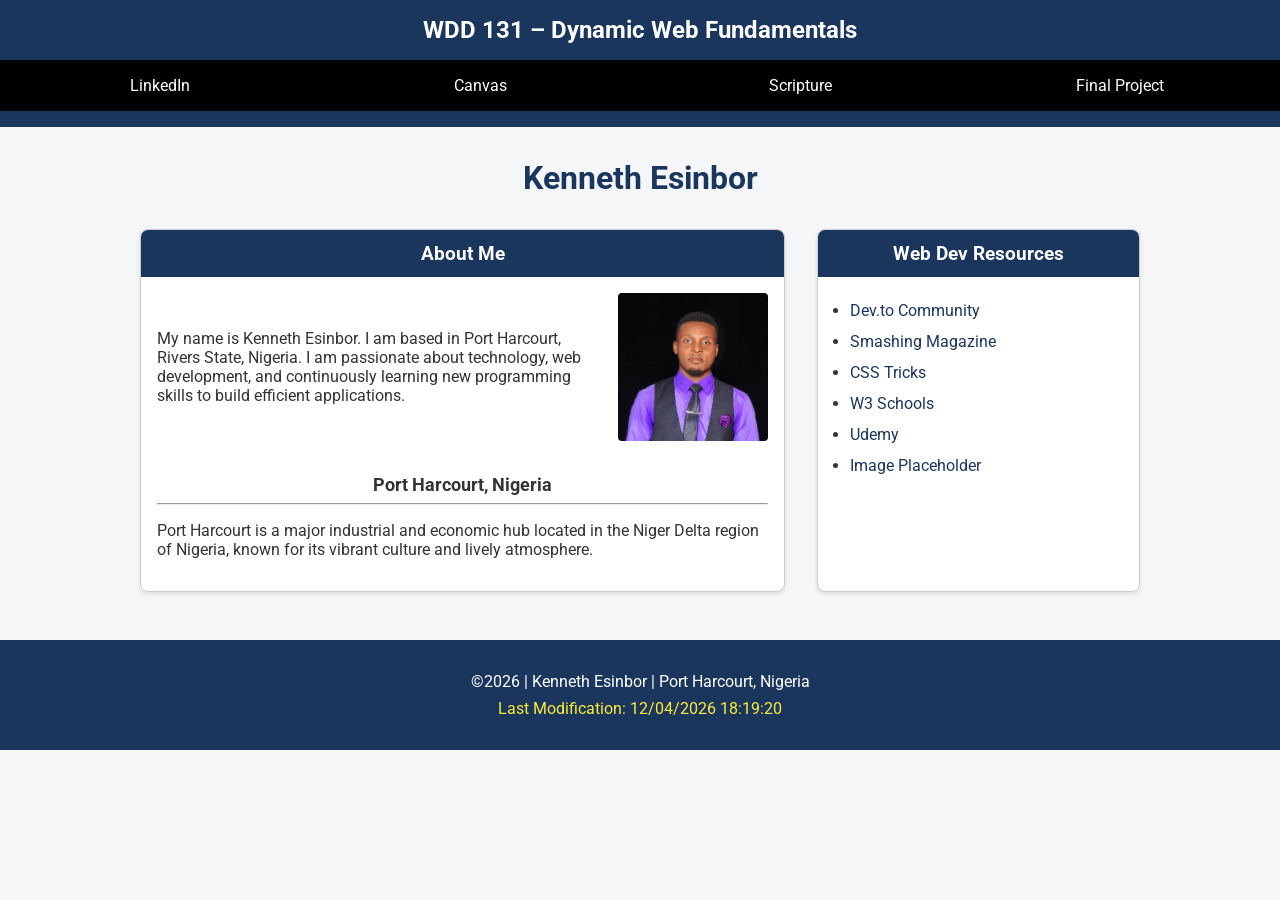
<file: index.html>
<!DOCTYPE html>
<html lang="en">
<head>
    <meta charset="UTF-8">
    <meta name="viewport" content="width=device-width, initial-scale=1.0">
    <title>WDD 131 – Dynamic Web Fundamentals – Kenneth Esinbor</title>
    <meta name="description" content="WDD 131 – Dynamic Web Fundamentals, Kenneth Esinbor, web development portfolio, HTML, CSS, JavaScript">
    <meta name="author" content="Kenneth Esinbor">
    <link rel="preconnect" href="https://fonts.googleapis.com">
    <link rel="preconnect" href="https://fonts.gstatic.com" crossorigin>
    <link href="https://fonts.googleapis.com/css2?family=Roboto:wght@400;700&display=swap" rel="stylesheet">
    <link rel="stylesheet" href="styles/base.css">
    <script src="scripts/getdates.js" defer></script>
</head>
<body>
    <header>
        <span id="course-title">WDD 131 – Dynamic Web Fundamentals</span>
        <nav>
            <ul>
                <li><a href="https://www.linkedin.com/in/kenneth-esinbor-880628332/" target="_blank">LinkedIn</a></li>
                <li><a href="https://byupw.instructure.com/" target="_blank">Canvas</a></li>
                <li><a href="https://www.churchofjesuschrist.org/study/scriptures/bofm/1-ne/3?lang=eng&id=p7#p7" target="_blank">Scripture</a></li>
                <li><a href="#" target="_blank">Final Project</a></li>
            </ul>
        </nav>
    </header>

    <main>
        <h1>Kenneth Esinbor</h1>
        
        <div class="card-grid">
            <section class="card">
                <h2>About Me</h2>
                <div class="about-content">
                    <p>My name is Kenneth Esinbor. I am based in Port Harcourt, Rivers State, Nigeria. I am passionate about technology, web development, and continuously learning new programming skills to build efficient applications.</p>
                    <img src="images/profile.jpg" alt="Kenneth Esinbor portrait">
                </div>
                <div class="location-section">
                    <h3>Port Harcourt, Nigeria</h3>
                    <hr>
                    <p>Port Harcourt is a major industrial and economic hub located in the Niger Delta region of Nigeria, known for its vibrant culture and lively atmosphere.</p>
                </div>
            </section>

            <section class="card">
                <h2>Web Dev Resources</h2>
                <ul class="resources-list">
                    <li><a href="https://dev.to" target="_blank">Dev.to Community</a></li>
                    <li><a href="https://www.smashingmagazine.com" target="_blank">Smashing Magazine</a></li>
                    <li><a href="https://css-tricks.com" target="_blank">CSS Tricks</a></li>
                    <li><a href="https://www.w3schools.com" target="_blank">W3 Schools</a></li>
                    <li><a href="https://www.udemy.com" target="_blank">Udemy</a></li>
                    <li><a href="https://placeholder.com" target="_blank">Image Placeholder</a></li>
                </ul>
            </section>
        </div>
    </main>

    <footer>
        <p>&copy;<span id="currentyear"></span> | Kenneth Esinbor | Port Harcourt, Nigeria</p>
        <p id="lastModified"></p>
    </footer>
</body>
</html>
</file>
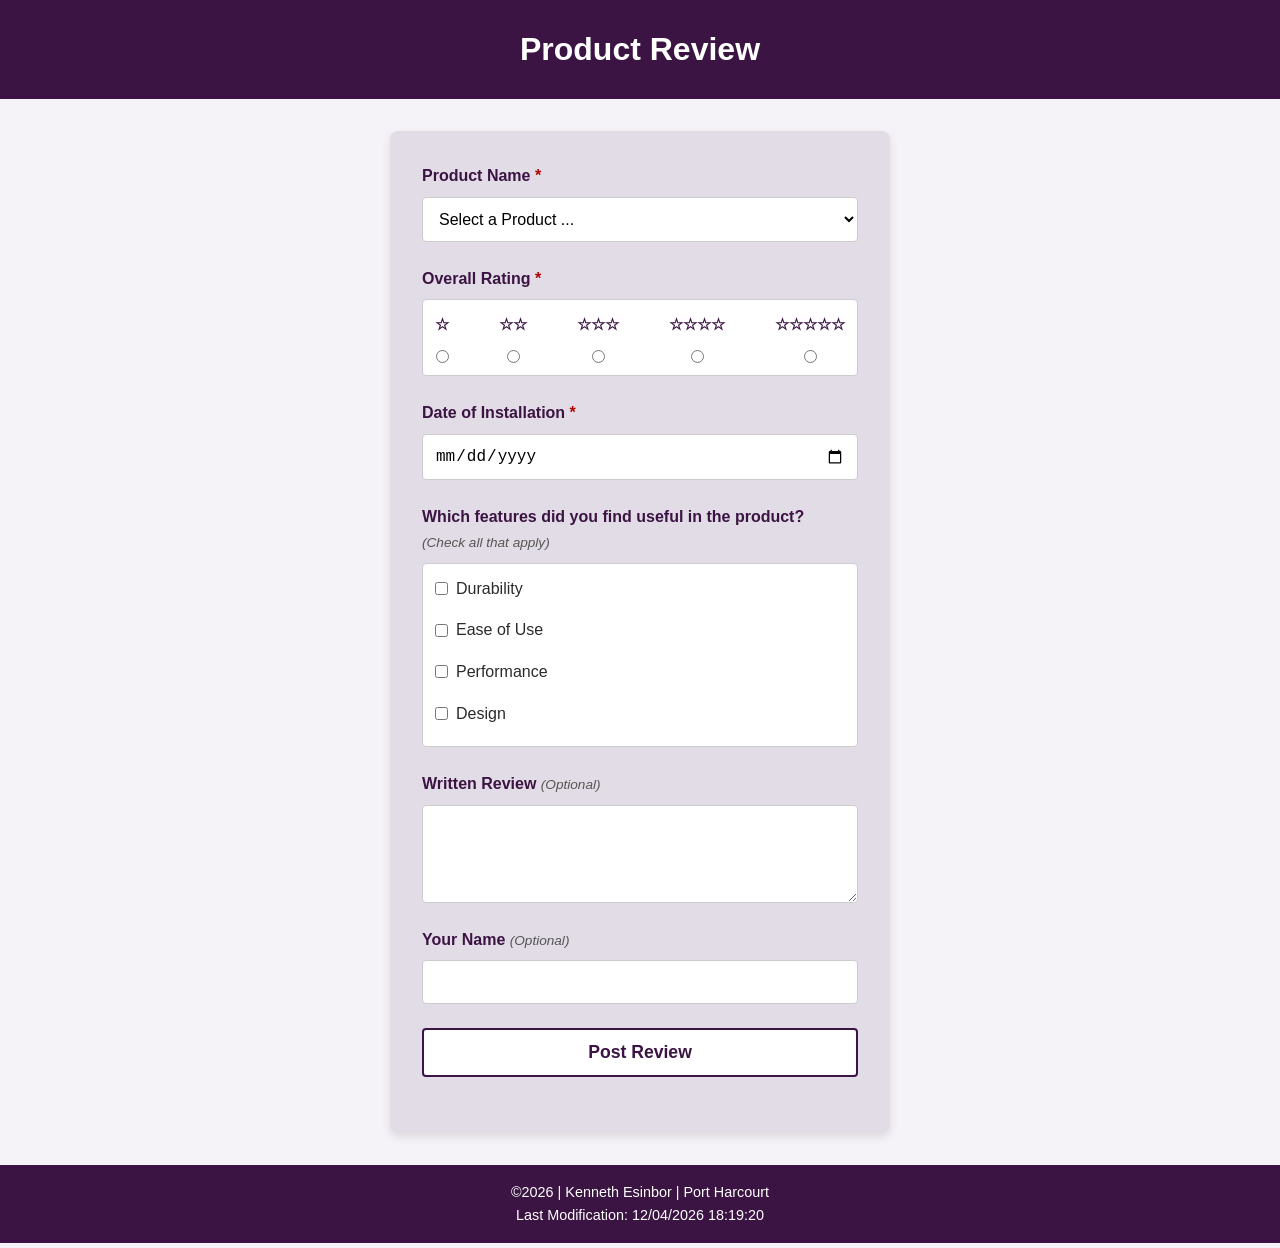
<file: form.html>
<!DOCTYPE html>
<html lang="en">
<head>
    <meta charset="UTF-8">
    <meta name="viewport" content="width=device-width, initial-scale=1.0">
    <title>Product Review Form</title>
    <meta name="description" content="Complete this product review form to share your feedback, ratings, installation date, and useful feature selections for our products.">
    <meta name="author" content="Kenneth Esinbor">
    <link rel="stylesheet" href="styles/form.css">
    <script src="scripts/form.js" defer></script>
</head>
<body>
    <header>
        <h1>Product Review</h1>
    </header>

    <main>
        <form method="get" action="review.html" class="review-form">
            
            <!-- Product Name -->
            <div class="field">
                <label for="productName">Product Name <span class="required">*</span></label>
                <select id="productName" name="productName" required>
                    <option value="" disabled selected>Select a Product ...</option>
                </select>
            </div>

            <!-- Overall Rating -->
            <fieldset class="field rating-field">
                <legend>Overall Rating <span class="required">*</span></legend>
                <div class="stars-container">
                    <div class="star-group">
                        <label for="star1">&#9734;</label>
                        <input type="radio" id="star1" name="rating" value="1" required>
                    </div>
                    <div class="star-group">
                        <label for="star2">&#9734;&#9734;</label>
                        <input type="radio" id="star2" name="rating" value="2" required>
                    </div>
                    <div class="star-group">
                        <label for="star3">&#9734;&#9734;&#9734;</label>
                        <input type="radio" id="star3" name="rating" value="3" required>
                    </div>
                    <div class="star-group">
                        <label for="star4">&#9734;&#9734;&#9734;&#9734;</label>
                        <input type="radio" id="star4" name="rating" value="4" required>
                    </div>
                    <div class="star-group">
                        <label for="star5">&#9734;&#9734;&#9734;&#9734;&#9734;</label>
                        <input type="radio" id="star5" name="rating" value="5" required>
                    </div>
                </div>
            </fieldset>

            <!-- Date of Installation -->
            <div class="field">
                <label for="installDate">Date of Installation <span class="required">*</span></label>
                <input type="date" id="installDate" name="installDate" required>
            </div>

            <!-- Useful Features -->
            <fieldset class="field">
                <legend>Which features did you find useful in the product? <br><span class="subtext">(Check all that apply)</span></legend>
                <div class="checkbox-group">
                    <label for="feature-durability">
                        <input type="checkbox" id="feature-durability" name="features" value="durability"> Durability
                    </label>
                    <label for="feature-ease">
                        <input type="checkbox" id="feature-ease" name="features" value="easeOfUse"> Ease of Use
                    </label>
                    <label for="feature-perf">
                        <input type="checkbox" id="feature-perf" name="features" value="performance"> Performance
                    </label>
                    <label for="feature-design">
                        <input type="checkbox" id="feature-design" name="features" value="design"> Design
                    </label>
                </div>
            </fieldset>

            <!-- Written Review -->
            <div class="field">
                <label for="writtenReview">Written Review <span class="optional">(Optional)</span></label>
                <textarea id="writtenReview" name="writtenReview" rows="4"></textarea>
            </div>

            <!-- User Name -->
            <div class="field">
                <label for="userName">Your Name <span class="optional">(Optional)</span></label>
                <input type="text" id="userName" name="userName">
            </div>

            <!-- Submit Button -->
            <div class="field submit-btn-container">
                <input type="submit" value="Post Review">
            </div>

        </form>
    </main>

    <footer>
        <p>&copy;<span id="currentyear"></span> | Kenneth Esinbor | Port Harcourt</p>
        <p id="lastModified"></p>
    </footer>
</body>
</html>
</file>
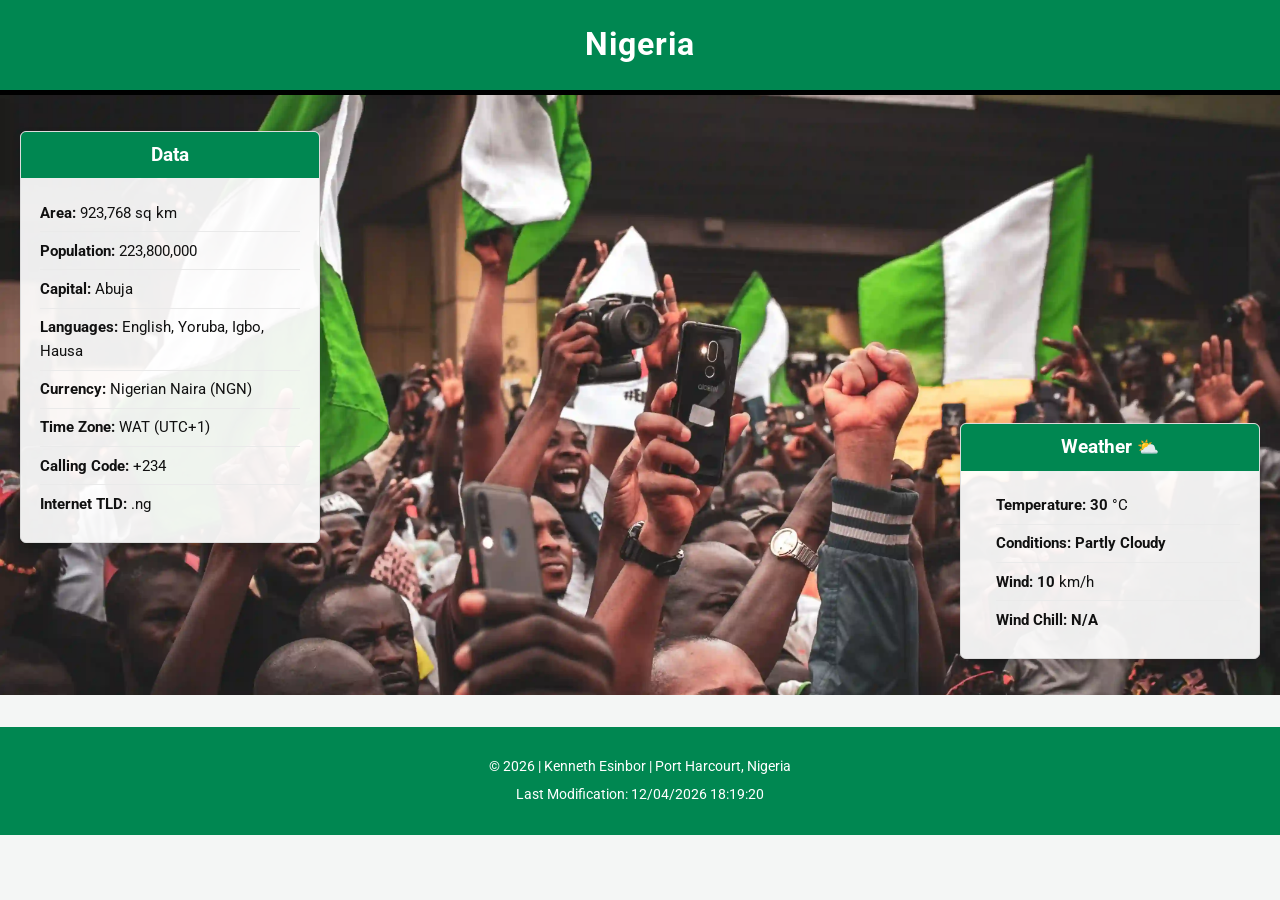
<file: place.html>
<!DOCTYPE html>
<html lang="en">
<head>
    <meta charset="UTF-8">
    <meta name="viewport" content="width=device-width, initial-scale=1.0">
    <title>WDD 131 - Country Page: Nigeria - Kenneth Esinbor</title>
    <meta name="description" content="W03 Assignment Country Page exploring Nigeria, featuring responsive layout, data, weather stats, and wind chill calculations.">
    <meta name="author" content="Kenneth Esinbor">
    
    <!-- Here for the Google Fonts -->
    <link rel="preconnect" href="https://fonts.googleapis.com">
    <link rel="preconnect" href="https://fonts.gstatic.com" crossorigin>
    <link href="https://fonts.googleapis.com/css2?family=Roboto:wght@300;400;700&display=swap" rel="stylesheet">
    
    <!-- this for the custom CSS -->
    <link rel="stylesheet" href="styles/place.css">
    
    <!-- this for the JavaScript with defer -->
    <script src="scripts/place.js" defer></script>
</head>
<body>
    <header>
        <h1>Nigeria</h1>
    </header>

    <main>
        <div class="hero">
            <picture>
                <source srcset="images/nigeria-large.webp" media="(min-width: 1000px)">
                <img src="images/nigeria-medium.webp" alt="Landscape view representing Nigeria" width="1000" height="600">
            </picture>

            <!-- Data Card -->
            <section class="card data-card">
                <h2>Data</h2>
                <ul>
                    <li><span>Area:</span> 923,768 sq km</li>
                    <li><span>Population:</span> 223,800,000</li>
                    <li><span>Capital:</span> Abuja</li>
                    <li><span>Languages:</span> English, Yoruba, Igbo, Hausa</li>
                    <li><span>Currency:</span> Nigerian Naira (NGN)</li>
                    <li><span>Time Zone:</span> WAT (UTC+1)</li>
                    <li><span>Calling Code:</span> +234</li>
                    <li><span>Internet TLD:</span> .ng</li>
                </ul>
            </section>

            <!-- Weather Card -->
            <section class="card weather-card">
                <h2>Weather <span id="weather-icon-mobile" class="weather-emoji">⛅</span></h2>
                <div class="weather-content">
                    <div class="weather-icon-container">
                        <!-- SVG icon for mobile view -->
                        <svg class="weather-svg" xmlns="http://www.w3.org/2000/svg" viewBox="0 0 24 24" width="36" height="36" fill="currentColor">
                            <path d="M19.36 10.04C18.67 6.59 15.64 4 12 4 9.11 4 6.6 5.64 5.35 8.04 2.34 8.36 0 10.91 0 14c0 3.31 2.69 6 6 6h13c2.76 0 5-2.24 5-5 0-2.64-2.05-4.78-4.64-4.96zM19 18H6c-2.21 0-4-1.79-4-4 0-2.05 1.53-3.76 3.56-3.97l1.07-.11.5-.95C8.08 7.14 9.94 6 12 6c2.62 0 4.88 1.86 5.39 4.43l.3 1.5 1.53.11c1.56.1 2.78 1.39 2.78 2.96 0 1.65-1.35 3-3 3z"/>
                        </svg>
                    </div>
                    <ul class="weather-details">
                        <li><span>Temperature:</span> <span id="temp">30</span> °C</li>
                        <li><span>Conditions:</span> <span id="conditions">Partly Cloudy</span></li>
                        <li><span>Wind:</span> <span id="wind">10</span> km/h</li>
                        <li><span>Wind Chill:</span> <span id="windchill">N/A</span></li>
                    </ul>
                </div>
            </section>
        </div>
    </main>

    <footer>
        <p>&copy; <span id="currentyear"></span> | Kenneth Esinbor | Port Harcourt, Nigeria</p>
        <p id="lastModified"></p>
    </footer>
</body>
</html>
</file>
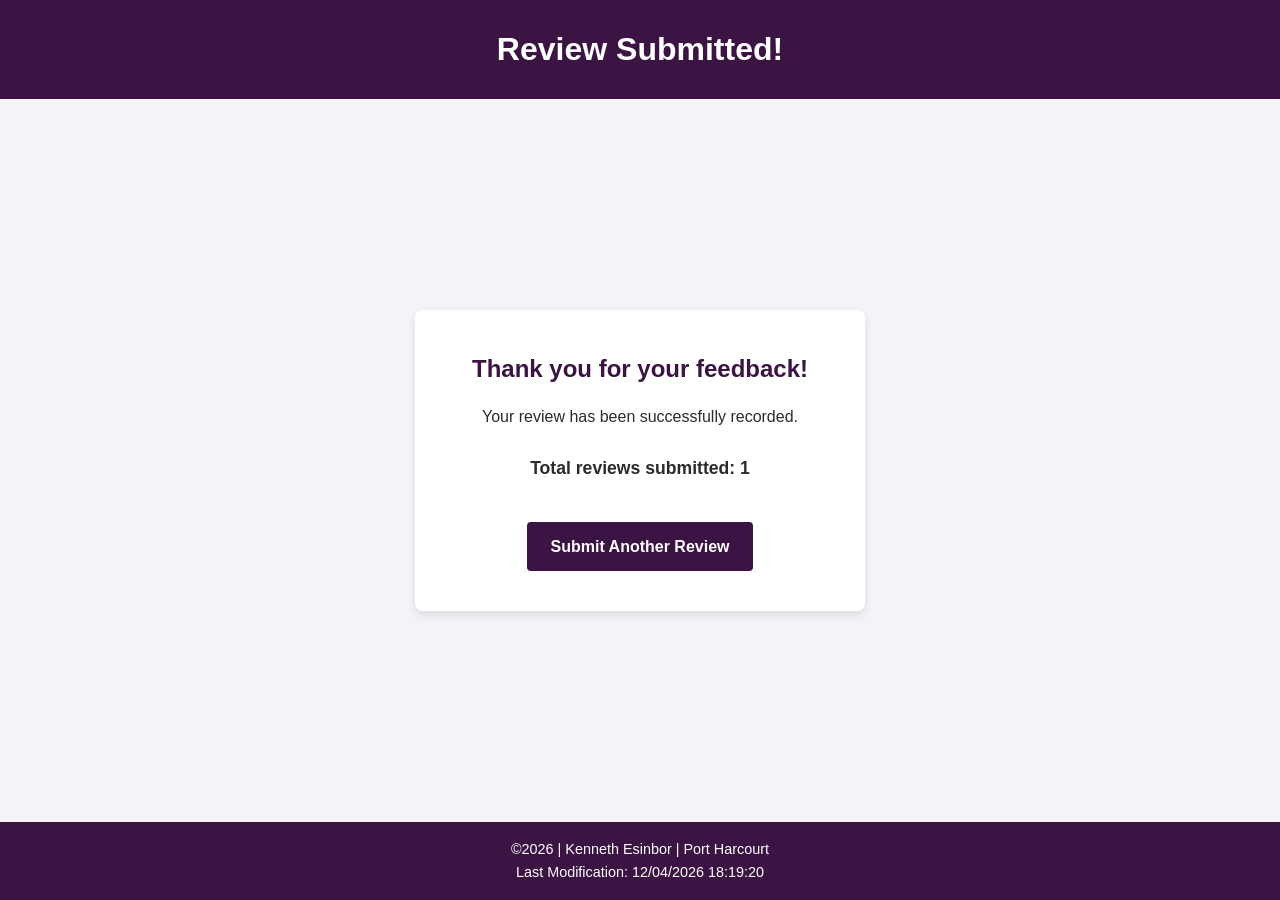
<file: review.html>
<!DOCTYPE html>
<html lang="en">
<head>
    <meta charset="UTF-8">
    <meta name="viewport" content="width=device-width, initial-scale=1.0">
    <title>Review Confirmation</title>
    <meta name="description" content="Confirmation page for submitted product reviews.">
    <meta name="author" content="Kenneth Esinbor">
    <link rel="stylesheet" href="styles/form.css">
    <script src="scripts/review.js" defer></script>
</head>
<body>
    <header>
        <h1>Review Submitted!</h1>
    </header>

    <main class="confirmation-main">
        <div class="confirmation-box">
            <h2>Thank you for your feedback!</h2>
            <p>Your review has been successfully recorded.</p>
            <p class="counter-display">Total reviews submitted: <span id="reviewsCount">0</span></p>
            <a href="form.html" class="back-link">Submit Another Review</a>
        </div>
    </main>

    <footer>
        <p>&copy;<span id="currentyear"></span> | Kenneth Esinbor | Port Harcourt</p>
        <p id="lastModified"></p>
    </footer>
</body>
</html>
</file>
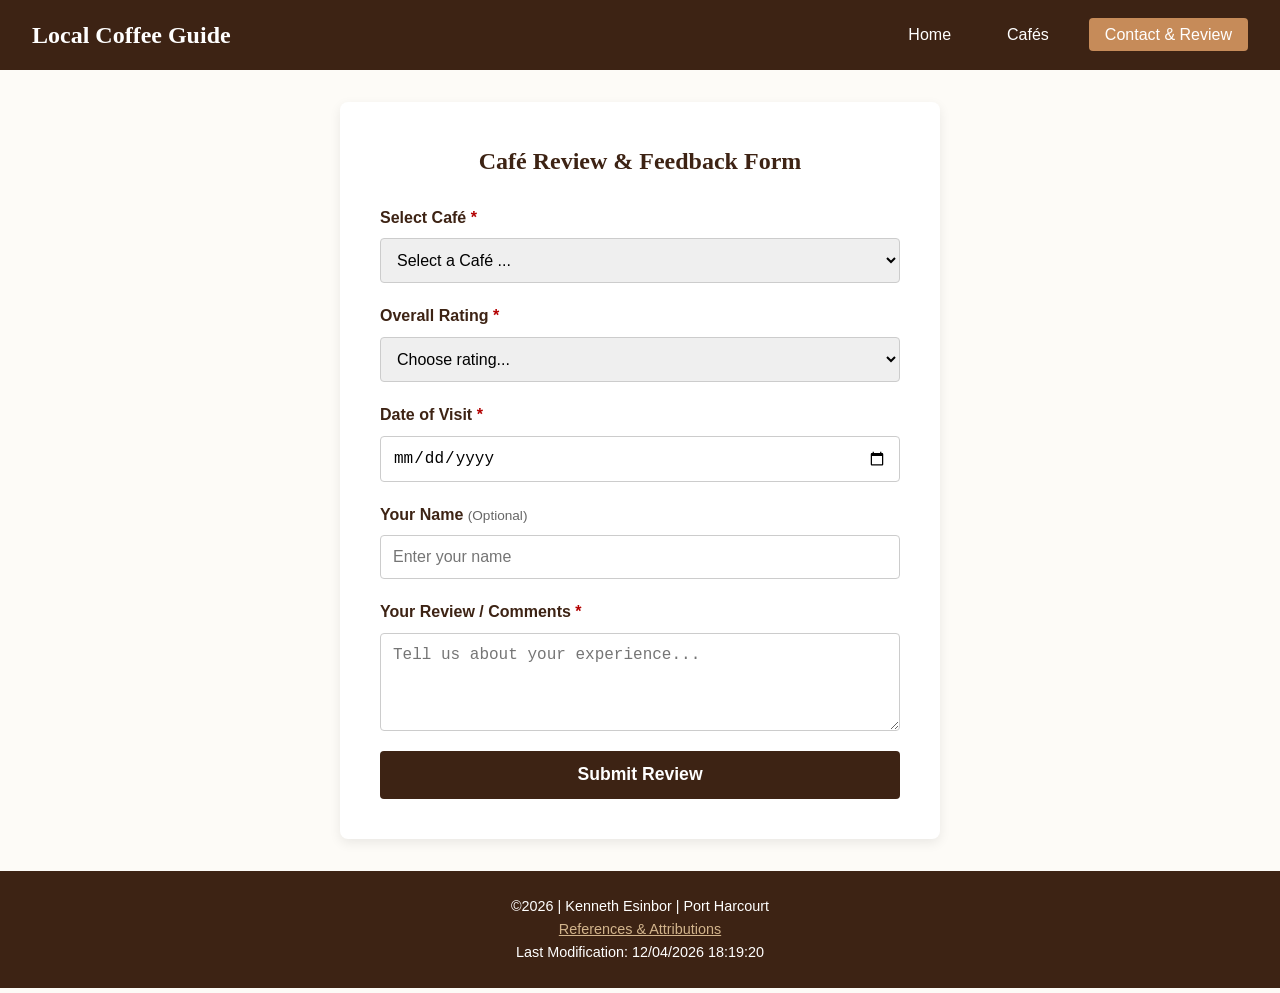
<file: Project/contact.html>
<!DOCTYPE html>
<html lang="en">
<head>
    <meta charset="UTF-8">
    <meta name="viewport" content="width=device-width, initial-scale=1.0">
    <title>Contact & Review - Local Coffee Shop & Café Guide</title>
    <meta name="description" content="Submit a review or feedback for your favorite local coffee shop using our interactive form with local storage support.">
    <meta name="author" content="Kenneth Esinbor">
    <link rel="stylesheet" href="styles/styles.css">
    <script src="scripts/script.js" defer></script>
</head>
<body>
    <header class="site-header">
        <div class="logo-area">
            <h1>Local Coffee Guide</h1>
        </div>
        <button id="menu-toggle" aria-label="Toggle Navigation">&#9776;</button>
        <nav id="nav-menu">
            <ul>
                <li><a href="index.html">Home</a></li>
                <li><a href="cafes.html">Cafés</a></li>
                <li><a href="contact.html" class="active">Contact & Review</a></li>
            </ul>
        </nav>
    </header>

    <main class="container form-main">
        <section class="form-wrapper">
            <h2>Café Review & Feedback Form</h2>
            <form id="review-form" class="styled-form">
                
                <div class="field">
                    <label for="cafeName">Select Café <span class="required">*</span></label>
                    <select id="cafeName" name="cafeName" required>
                        <option value="" disabled selected>Select a Café ...</option>
                    </select>
                </div>

                <div class="field">
                    <label for="rating">Overall Rating <span class="required">*</span></label>
                    <select id="rating" name="rating" required>
                        <option value="" disabled selected>Choose rating...</option>
                        <option value="5">⭐⭐⭐⭐⭐ (5/5)</option>
                        <option value="4">⭐⭐⭐⭐ (4/5)</option>
                        <option value="3">⭐⭐⭐ (3/5)</option>
                        <option value="2">⭐⭐ (2/5)</option>
                        <option value="1">⭐ (1/5)</option>
                    </select>
                </div>

                <div class="field">
                    <label for="visitDate">Date of Visit <span class="required">*</span></label>
                    <input type="date" id="visitDate" name="visitDate" required>
                </div>

                <div class="field">
                    <label for="reviewerName">Your Name <span class="optional">(Optional)</span></label>
                    <input type="text" id="reviewerName" name="reviewerName" placeholder="Enter your name">
                </div>

                <div class="field">
                    <label for="reviewComments">Your Review / Comments <span class="required">*</span></label>
                    <textarea id="reviewComments" name="reviewComments" rows="4" placeholder="Tell us about your experience..." required></textarea>
                </div>

                <button type="submit" class="submit-btn">Submit Review</button>
            </form>

            <div id="submission-message" class="hidden-msg">
                <h3>Thank you for your review!</h3>
                <p>Your feedback has been successfully recorded using local storage.</p>
                <p>Total reviews submitted this session: <span id="review-counter">0</span></p>
            </div>
        </section>
    </main>

    <footer>
        <p>&copy;<span id="currentyear"></span> | Kenneth Esinbor | Port Harcourt</p>
        <p><a href="references.html">References & Attributions</a></p>
        <p id="lastModified"></p>
    </footer>
</body>
</html>
</file>
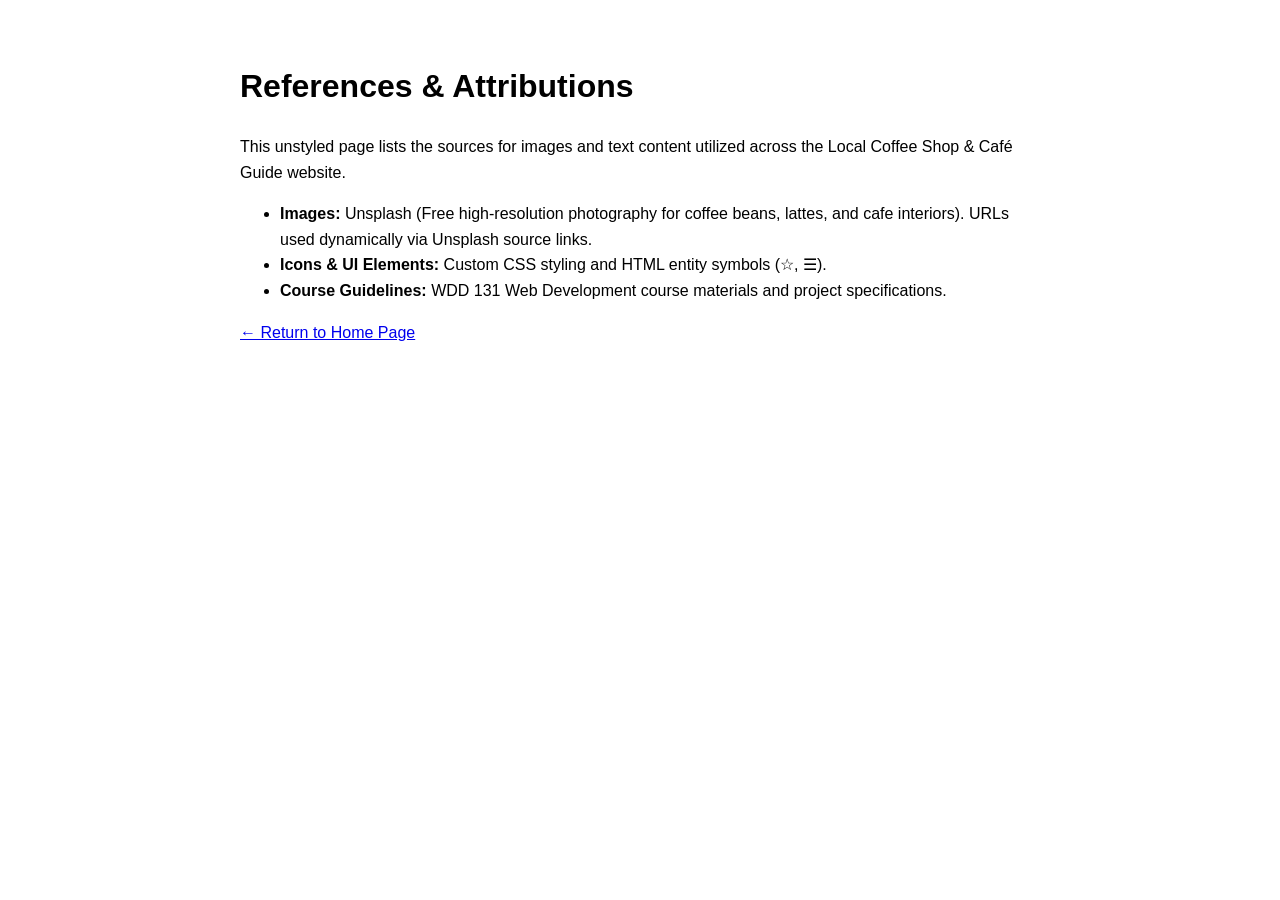
<file: Project/references.html>
<!DOCTYPE html>
<html lang="en">
<head>
    <meta charset="UTF-8">
    <meta name="viewport" content="width=device-width, initial-scale=1.0">
    <title>References - Local Coffee Shop & Café Guide</title>
    <meta name="description" content="References and attributions for images and content used in the Local Coffee Shop & Café Guide.">
</head>
<body>
    <main style="padding: 2rem; max-width: 800px; margin: auto; font-family: Arial, sans-serif; line-height: 1.6;">
        <h1>References & Attributions</h1>
        <p>This unstyled page lists the sources for images and text content utilized across the Local Coffee Shop & Café Guide website.</p>
        
        <ul>
            <li><strong>Images:</strong> Unsplash (Free high-resolution photography for coffee beans, lattes, and cafe interiors). URLs used dynamically via Unsplash source links.</li>
            <li><strong>Icons & UI Elements:</strong> Custom CSS styling and HTML entity symbols (&star;, &#9776;).</li>
            <li><strong>Course Guidelines:</strong> WDD 131 Web Development course materials and project specifications.</li>
        </ul>

        <p><a href="index.html">&larr; Return to Home Page</a></p>
    </main>
</body>
</html>
</file>
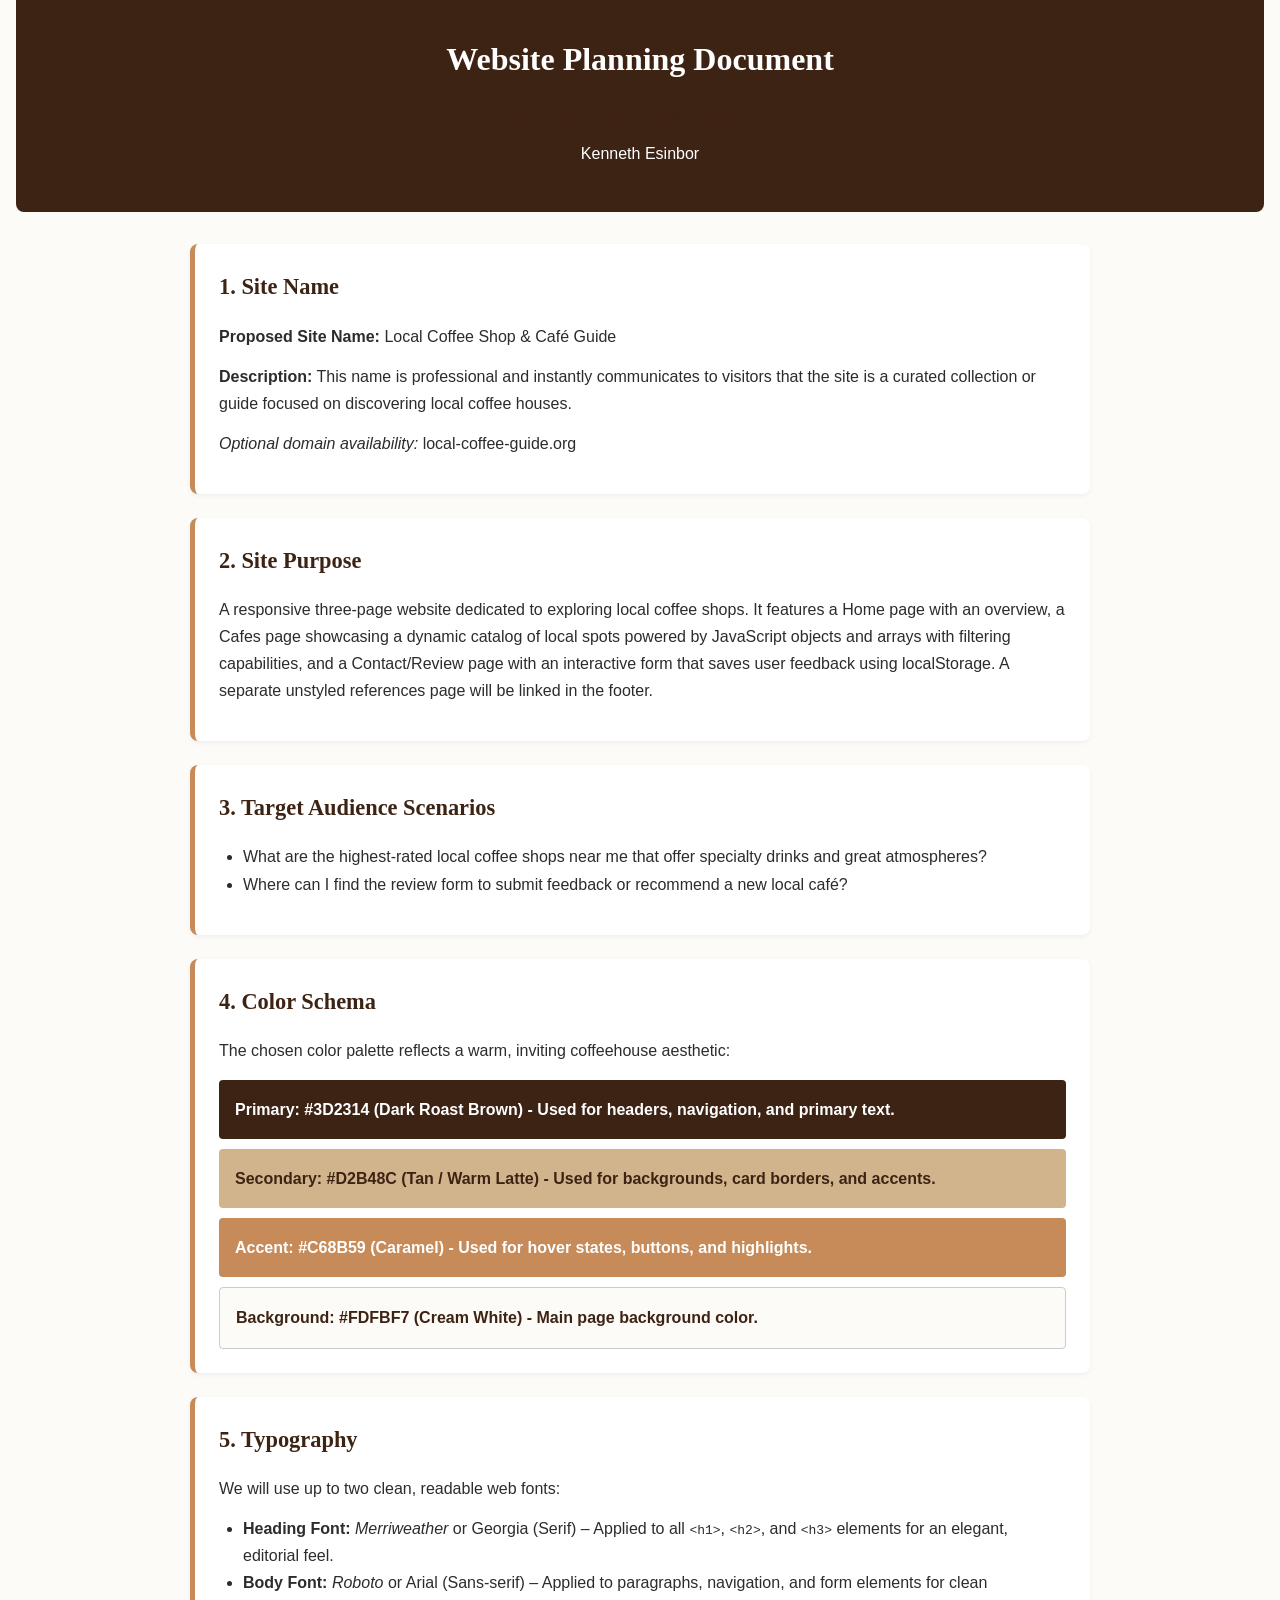
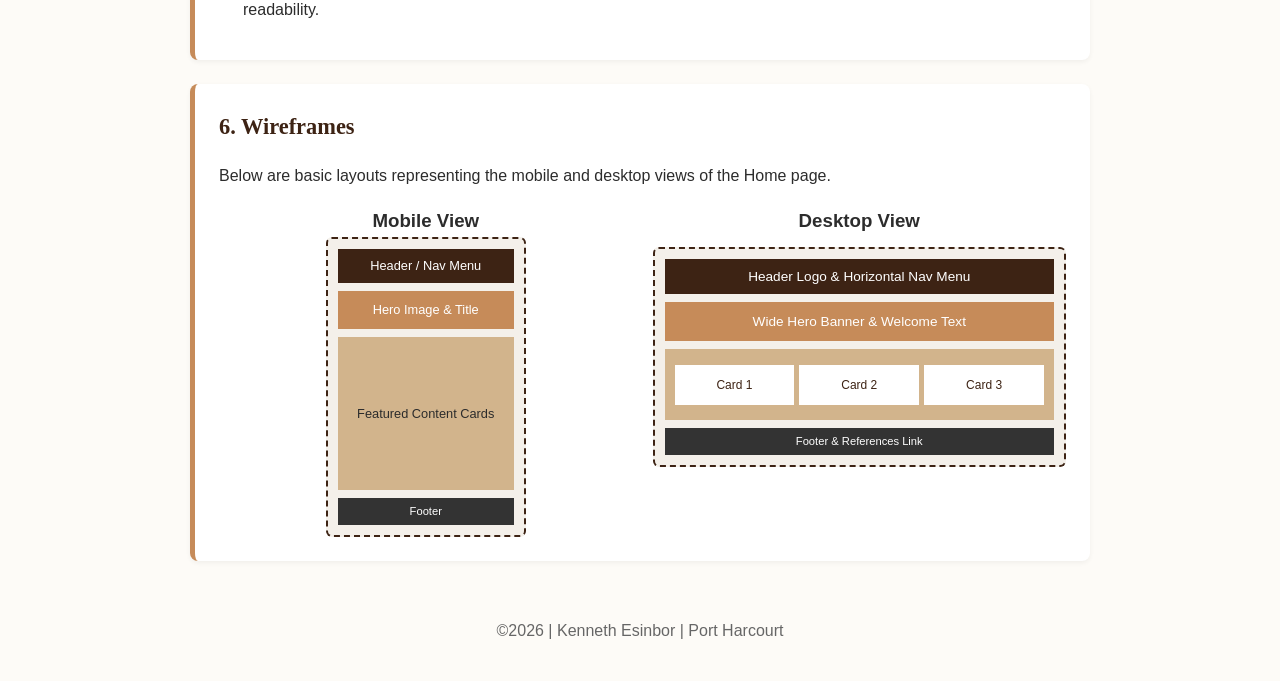
<file: Project/siteplan.html>
<!DOCTYPE html>
<html lang="en">
<head>
    <meta charset="UTF-8">
    <meta name="viewport" content="width=device-width, initial-scale=1.0">
    <title>Website Planning Document - Local Coffee Shop & Café Guide</title>
    <meta name="description" content="Website planning document for the Local Coffee Shop and Café Guide project.">
    <meta name="author" content="Kenneth Esinbor">
    <link rel="stylesheet" href="siteplan.css">
</head>
<body>
    <header>
        <h1>Website Planning Document</h1>
        <h2>Local Coffee Shop & Café Guide</h2>
        <p>Kenneth Esinbor</p>
    </header>

    <main>
        <!-- SECTION 1: SITE NAME -->
        <section>
            <h2>1. Site Name</h2>
            <p><strong>Proposed Site Name:</strong> Local Coffee Shop & Café Guide</p>
            <p><strong>Description:</strong> This name is professional and instantly communicates to visitors that the site is a curated collection or guide focused on discovering local coffee houses.</p>
            <p><em>Optional domain availability:</em> local-coffee-guide.org</p>
        </section>

        <!-- SECTION 2: SITE PURPOSE -->
        <section>
            <h2>2. Site Purpose</h2>
            <p>A responsive three-page website dedicated to exploring local coffee shops. It features a Home page with an overview, a Cafes page showcasing a dynamic catalog of local spots powered by JavaScript objects and arrays with filtering capabilities, and a Contact/Review page with an interactive form that saves user feedback using localStorage. A separate unstyled references page will be linked in the footer.</p>
        </section>

        <!-- SECTION 3: SCENARIOS -->
        <section>
            <h2>3. Target Audience Scenarios</h2>
            <ul>
                <li>What are the highest-rated local coffee shops near me that offer specialty drinks and great atmospheres?</li>
                <li>Where can I find the review form to submit feedback or recommend a new local café?</li>
            </ul>
        </section>

        <!-- SECTION 4: COLOR SCHEMA -->
        <section>
            <h2>4. Color Schema</h2>
            <p>The chosen color palette reflects a warm, inviting coffeehouse aesthetic:</p>
            <div class="color-palette">
                <div class="color-box primary">Primary: #3D2314 (Dark Roast Brown) - Used for headers, navigation, and primary text.</div>
                <div class="color-box secondary">Secondary: #D2B48C (Tan / Warm Latte) - Used for backgrounds, card borders, and accents.</div>
                <div class="color-box accent">Accent: #C68B59 (Caramel) - Used for hover states, buttons, and highlights.</div>
                <div class="color-box light">Background: #FDFBF7 (Cream White) - Main page background color.</div>
            </div>
        </section>

        <!-- SECTION 5: TYPOGRAPHY -->
        <section>
            <h2>5. Typography</h2>
            <p>We will use up to two clean, readable web fonts:</p>
            <ul>
                <li><strong>Heading Font:</strong> <em>Merriweather</em> or Georgia (Serif) – Applied to all <code>&lt;h1&gt;</code>, <code>&lt;h2&gt;</code>, and <code>&lt;h3&gt;</code> elements for an elegant, editorial feel.</li>
                <li><strong>Body Font:</strong> <em>Roboto</em> or Arial (Sans-serif) – Applied to paragraphs, navigation, and form elements for clean readability.</li>
            </ul>
        </section>

        <!-- SECTION 6: WIREFRAMES -->
        <section>
            <h2>6. Wireframes</h2>
            <p>Below are basic layouts representing the mobile and desktop views of the Home page.</p>
            
            <div class="wireframes-container">
                <div class="wireframe-box">
                    <h3>Mobile View</h3>
                    <div class="mockup mobile-mockup">
                        <div class="m-header">Header / Nav Menu</div>
                        <div class="m-hero">Hero Image & Title</div>
                        <div class="m-content">Featured Content Cards</div>
                        <div class="m-footer">Footer</div>
                    </div>
                </div>

                <div class="wireframe-box">
                    <h3>Desktop View</h3>
                    <div class="mockup desktop-mockup">
                        <div class="d-header">Header Logo & Horizontal Nav Menu</div>
                        <div class="d-hero">Wide Hero Banner & Welcome Text</div>
                        <div class="d-content-grid">
                            <div class="d-card">Card 1</div>
                            <div class="d-card">Card 2</div>
                            <div class="d-card">Card 3</div>
                        </div>
                        <div class="d-footer">Footer & References Link</div>
                    </div>
                </div>
            </div>
        </section>
    </main>

    <footer>
        <p>&copy;<span id="currentyear"></span> | Kenneth Esinbor | Port Harcourt</p>
    </footer>
    <script>
        document.querySelector("#currentyear").textContent = new Date().getFullYear();
    </script>
</body>
</html>
</file>
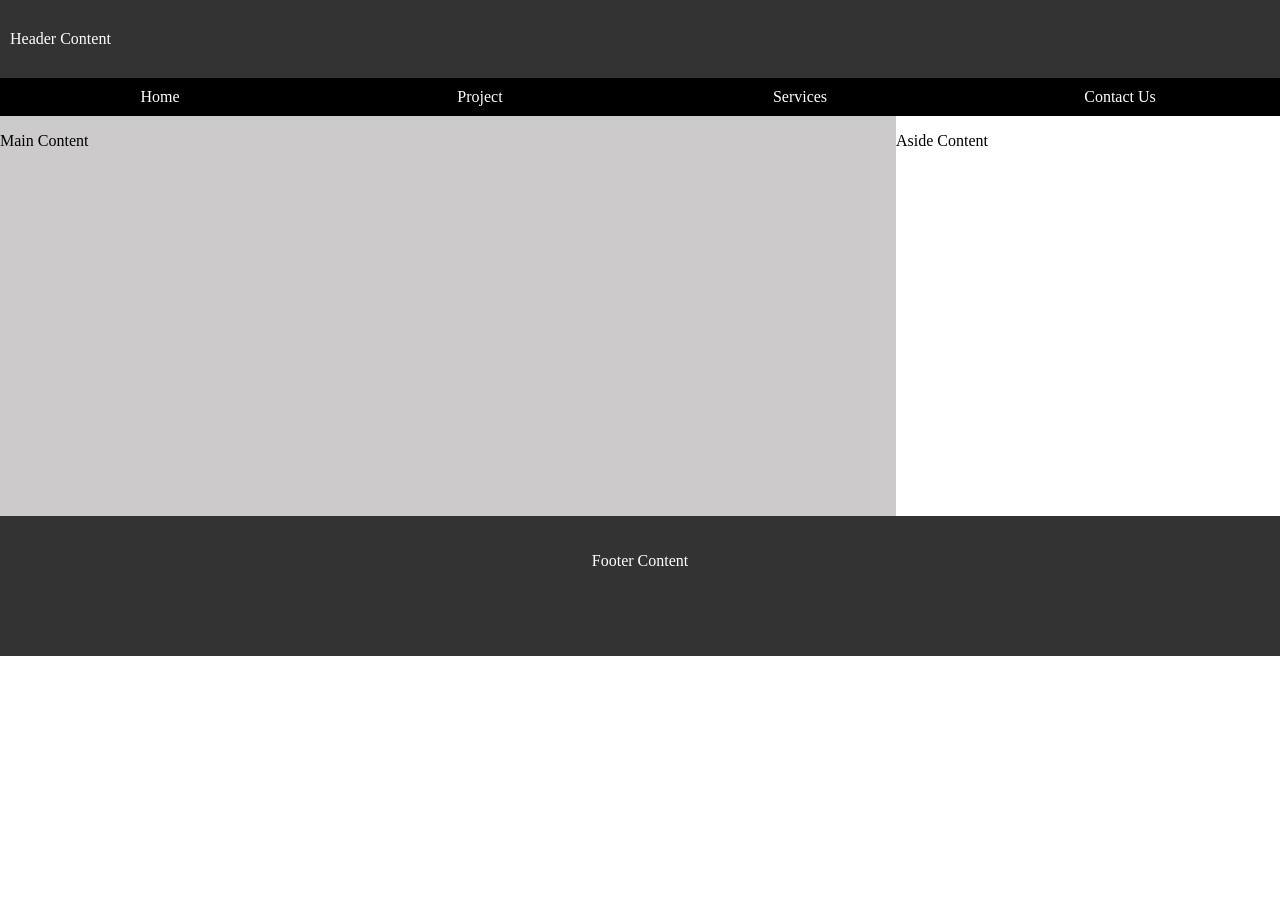
<file: week 01/basic-layout.html>
<!DOCTYPE html>
<html lang="en">

<head>
    <meta charset="UTF-8">
    <meta name="viewport" content="width=device-width, initial-scale=1.0">
    <title>Kenneth | WDD 131</title>
    <link rel="stylesheet" href="styles/styles.css">
</head>

<body>
    <header>
        <div class="header-content">
            <p>Header Content</p>
            <nav>
                <ul>
                    <li><a href="#">Home</a></li>
                    <li><a href="#">Project</a></li>
                    <li><a href="#">Services</a></li>
                    <li><a href="#">Contact Us</a></li>
                </ul>
            </nav>
        </div>
    </header>

    <main>
        <p>Main Content</p>
    </main>

    <aside>
        <p>Aside Content</p>
    </aside>

    <footer>
        <p>Footer Content</p>
    </footer>
</body>

</html>
</file>
<file: styles/base.css>
:root {
    --primary-color: #1b365d;
    --secondary-color: #000000;
    --accent-color: #f4f6f8;
    --text-color: #333333;
    --light-text: #ffffff;
}

body {
    font-family: 'Roboto', sans-serif;
    margin: 0;
    padding: 0;
    background-color: var(--accent-color);
    color: var(--text-color);
}

header {
    background-color: var(--primary-color);
    color: var(--light-text);
    text-align: center;
    padding: 1rem 0;
}

#course-title {
    display: block;
    font-size: 1.5rem;
    font-weight: bold;
    margin-bottom: 1rem;
}

nav {
    background-color: var(--secondary-color);
}

nav ul {
    display: flex;
    list-style-type: none;
    margin: 0;
    padding: 0;
}

nav ul li {
    flex: 1;
    text-align: center;
}

nav ul li a {
    display: block;
    color: var(--light-text);
    text-decoration: none;
    padding: 1rem;
    transition: background-color 0.3s ease;
}

nav ul li a:hover {
    background-color: #444444;
    text-decoration: underline;
}

main {
    max-width: 1000px;
    margin: 2rem auto;
    padding: 0 1rem;
}

main h1 {
    text-align: center;
    color: var(--primary-color);
    margin-bottom: 2rem;
}

.card-grid {
    display: grid;
    grid-template-columns: 2fr 1fr;
    gap: 2rem;
}

.card {
    background-color: var(--light-text);
    border: 1px solid #ccc;
    border-radius: 8px;
    box-shadow: 0 2px 5px rgba(0,0,0,0.1);
    overflow: hidden;
}

.card h2 {
    background-color: var(--primary-color);
    color: var(--light-text);
    margin: 0;
    padding: 0.75rem 1rem;
    font-size: 1.2rem;
    text-align: center;
}

.about-content {
    display: flex;
    gap: 1rem;
    padding: 1rem;
    align-items: center;
}

.about-content img {
    width: 150px;
    height: auto;
    border-radius: 4px;
    object-fit: cover;
}

.location-section {
    padding: 0 1rem 1rem 1rem;
}

.location-section h3 {
    text-align: center;
    margin-bottom: 0.5rem;
    font-size: 1.1rem;
}

.resources-list {
    list-style-type: disc;
    padding: 1.5rem 2rem;
    margin: 0;
}

.resources-list li {
    margin-bottom: 0.75rem;
}

.resources-list a {
    color: var(--primary-color);
    text-decoration: none;
}

.resources-list a:hover {
    text-decoration: underline;
}

footer {
    background-color: var(--primary-color);
    color: var(--light-text);
    text-align: center;
    padding: 1.5rem 0;
    margin-top: 3rem;
}

footer p {
    margin: 0.5rem 0;
}

#lastModified {
    color: #ffeb3b;
}

@media (max-width: 768px) {
    .card-grid {
        grid-template-columns: 1fr;
    }
    nav ul {
        flex-direction: column;
    }
}
</file>
<file: styles/form.css>
:root {
    --primary-color: #3b1443;
    --bg-color: #f5f3f7;
    --card-bg: #e2dce6;
    --text-color: #2b2b2b;
    --accent-color: #5c2168;
}

* {
    box-sizing: border-box;
    margin: 0;
    padding: 0;
}

body {
    font-family: Arial, sans-serif;
    background-color: var(--bg-color);
    color: var(--text-color);
    line-height: 1.6;
    display: flex;
    flex-direction: column;
    min-height: 100vh;
}

header {
    background-color: var(--primary-color);
    color: white;
    text-align: center;
    padding: 1.5rem;
}

main {
    flex: 1;
    display: flex;
    justify-content: center;
    align-items: center;
    padding: 2rem 1rem;
}

.review-form {
    background-color: var(--card-bg);
    padding: 2rem;
    border-radius: 8px;
    width: 100%;
    max-width: 500px;
    box-shadow: 0 4px 10px rgba(0,0,0,0.1);
}

.field {
    margin-bottom: 1.5rem;
    display: flex;
    flex-direction: column;
}

.field label, .field legend {
    font-weight: bold;
    margin-bottom: 0.5rem;
    color: var(--primary-color);
}

fieldset.field {
    border: none;
    padding: 0;
}

.required {
    color: #b30000;
}

.optional, .subtext {
    font-weight: normal;
    font-size: 0.85rem;
    color: #555;
    font-style: italic;
}

select, input[type="date"], input[type="text"], textarea {
    padding: 0.75rem;
    border: 1px solid #ccc;
    border-radius: 4px;
    font-size: 1rem;
    background-color: white;
    width: 100%;
}

textarea {
    resize: vertical;
}

.stars-container {
    display: flex;
    gap: 1.5rem;
    justify-content: space-between;
    background: white;
    padding: 0.75rem;
    border-radius: 4px;
    border: 1px solid #ccc;
}

.star-group {
    display: flex;
    flex-direction: column;
    align-items: center;
    gap: 4px;
}

.checkbox-group {
    display: flex;
    flex-direction: column;
    gap: 0.5rem;
    background: white;
    padding: 0.75rem;
    border-radius: 4px;
    border: 1px solid #ccc;
}

.checkbox-group label {
    font-weight: normal;
    color: var(--text-color);
    display: flex;
    align-items: center;
    gap: 8px;
    cursor: pointer;
}

.submit-btn-container input[type="submit"] {
    background-color: white;
    color: var(--primary-color);
    border: 2px solid var(--primary-color);
    padding: 0.75rem;
    font-size: 1.1rem;
    font-weight: bold;
    border-radius: 4px;
    cursor: pointer;
    transition: background 0.3s, color 0.3s;
}

.submit-btn-container input[type="submit"]:hover {
    background-color: var(--primary-color);
    color: white;
}

/* Confirmation Page Styles */
.confirmation-main {
    text-align: center;
}

.confirmation-box {
    background: white;
    padding: 2.5rem;
    border-radius: 8px;
    box-shadow: 0 4px 10px rgba(0,0,0,0.1);
    max-width: 450px;
    width: 100%;
}

.confirmation-box h2 {
    color: var(--primary-color);
    margin-bottom: 1rem;
}

.counter-display {
    margin: 1.5rem 0;
    font-size: 1.1rem;
    font-weight: bold;
}

.back-link {
    display: inline-block;
    margin-top: 1rem;
    padding: 0.75rem 1.5rem;
    background-color: var(--primary-color);
    color: white;
    text-decoration: none;
    border-radius: 4px;
    font-weight: bold;
}

.back-link:hover {
    background-color: var(--accent-color);
}

footer {
    background-color: var(--primary-color);
    color: white;
    text-align: center;
    padding: 1rem;
    font-size: 0.9rem;
}

/* Media Queries for Responsiveness */
@media screen and (max-width: 600px) {
    .review-form {
        padding: 1rem;
    }
    
    .stars-container {
        gap: 0.5rem;
    }
}
</file>
<file: styles/place.css>
:root {
    --primary-color: #008751; /* Nigerian Green */
    --secondary-color: #ffffff;
    --dark-color: #111111;
    --light-bg: #f4f6f5;
    --card-bg: rgba(255, 255, 255, 0.92);
    --border-color: #dddddd;
    --font-stack: 'Roboto', sans-serif;
}

* {
    box-sizing: border-box;
    margin: 0;
    padding: 0;
}

body {
    font-family: var(--font-stack);
    background-color: var(--light-bg);
    color: var(--dark-color);
    line-height: 1.6;
}

header {
    background-color: var(--primary-color);
    color: var(--secondary-color);
    text-align: center;
    padding: 1.2rem;
    border-bottom: 5px solid #000000;
}

header h1 {
    font-size: 2rem;
    letter-spacing: 1px;
}

main {
    max-width: 100%;
    margin: 0;
    padding: 0;
}

.hero {
    position: relative;
    width: 100%;
    margin: 0;
}

.hero picture {
    display: block;
    width: 100%;
}

.hero img {
    width: 100%;
    height: auto;
    display: block;
    object-fit: cover;
    max-height: 600px;
    border-radius: 0;
}

.card {
    background-color: var(--card-bg);
    border: 1px solid var(--border-color);
    border-radius: 6px;
    padding: 1.2rem;
    margin: 1rem 0;
    box-shadow: 0 4px 10px rgba(0, 0, 0, 0.1);
}

.card h2 {
    background-color: var(--primary-color);
    color: var(--secondary-color);
    padding: 0.5rem;
    text-align: center;
    font-size: 1.2rem;
    margin: -1.2rem -1.2rem 1rem -1.2rem;
    border-top-left-radius: 5px;
    border-top-right-radius: 5px;
}

.card ul {
    list-style: none;
}

.card li {
    padding: 0.4rem 0;
    border-bottom: 1px solid #eaeaea;
    font-size: 0.95rem;
}

.card li:last-child {
    border-bottom: none;
}

.card li span {
    font-weight: 700;
}

.weather-content {
    display: flex;
    align-items: center;
    gap: 1rem;
}

.weather-icon-container {
    flex-shrink: 0;
    color: var(--primary-color);
}

.weather-emoji {
    display: none;
}

.weather-details {
    flex-grow: 1;
}

footer {
    background-color: var(--primary-color);
    color: var(--secondary-color);
    text-align: center;
    padding: 1.5rem;
    margin-top: 2rem;
    font-size: 0.9rem;
}

footer p {
    margin: 0.3rem 0;
}


@media (min-width: 1000px) {
    .hero {
        position: relative;
        width: 100%;
    }

    .data-card {
        position: absolute;
        top: 20px;
        left: 20px;
        width: 300px;
    }

    .weather-card {
        position: absolute;
        bottom: 20px;
        right: 20px;
        width: 300px;
    }

    .weather-svg {
        display: none;
    }

    .weather-card h2::after {
        content: " ⛅";
        font-size: 1.1rem;
    }
}
</file>
<file: Project/styles/styles.css>
:root {
    --primary: #3d2314;
    --secondary: #d2b48c;
    --accent: #c68b59;
    --bg: #fdfbf7;
    --card-bg: #ffffff;
    --text: #2b2b2b;
    --shadow: 0 4px 12px rgba(0,0,0,0.08);
}

* {
    box-sizing: border-box;
    margin: 0;
    padding: 0;
}

body {
    font-family: 'Roboto', Arial, sans-serif, sans-serif;
    background-color: var(--bg);
    color: var(--text);
    line-height: 1.6;
    display: flex;
    flex-direction: column;
    min-height: 100vh;
}

.container {
    width: 90%;
    max-width: 1200px;
    margin: 0 auto;
    padding: 2rem 0;
}

/* Header & Navigation */
.site-header {
    background-color: var(--primary);
    color: white;
    display: flex;
    justify-content: space-between;
    align-items: center;
    padding: 1rem 2rem;
    position: sticky;
    top: 0;
    z-index: 1000;
}

.logo-area h1 {
    font-size: 1.5rem;
    font-family: Georgia, serif;
}

#menu-toggle {
    display: none;
    background: none;
    border: none;
    color: white;
    font-size: 1.8rem;
    cursor: pointer;
}

#nav-menu ul {
    list-style: none;
    display: flex;
    gap: 1.5rem;
}

#nav-menu a {
    color: white;
    text-decoration: none;
    font-weight: 500;
    padding: 0.5rem 1rem;
    border-radius: 4px;
    transition: background 0.3s;
}

#nav-menu a:hover, #nav-menu a.active {
    background-color: var(--accent);
}

/* Hero Section */
.hero {
    background: linear-gradient(rgba(0,0,0,0.5), rgba(0,0,0,0.5)), url('https://images.unsplash.com/photo-1495474472287-4d71bcdd2085?auto=format&fit=crop&w=1200&q=80') center/cover no-repeat;
    color: white;
    text-align: center;
    padding: 6rem 1rem;
}

.hero-content h2 {
    font-size: 2.5rem;
    margin-bottom: 1rem;
    font-family: Georgia, serif;
}

.hero-content p {
    font-size: 1.1rem;
    max-width: 600px;
    margin: 0 auto 2rem auto;
}

.cta-btn {
    display: inline-block;
    background-color: var(--accent);
    color: white;
    padding: 0.75rem 1.75rem;
    border-radius: 4px;
    text-decoration: none;
    font-weight: bold;
    transition: background 0.3s;
}

.cta-btn:hover {
    background-color: #b0784a;
}

.secondary-btn {
    margin-top: 1rem;
}

/* Cards & Grids */
.cards-grid, .cafes-grid {
    display: grid;
    grid-template-columns: repeat(auto-fit, minmax(300px, 1fr));
    gap: 2rem;
    margin-top: 1.5rem;
}

.card, .cafe-card {
    background-color: var(--card-bg);
    border-radius: 8px;
    overflow: hidden;
    box-shadow: var(--shadow);
    transition: transform 0.3s;
}

.card:hover, .cafe-card:hover {
    transform: translateY(-5px);
}

.card {
    padding: 2rem;
}

.card h3 {
    color: var(--primary);
    margin-bottom: 0.75rem;
    font-family: Georgia, serif;
}

.cafe-card img {
    width: 100%;
    height: 200px;
    object-fit: cover;
}

.cafe-details {
    padding: 1.5rem;
}

.cafe-details h3 {
    color: var(--primary);
    font-size: 1.25rem;
    margin-bottom: 0.5rem;
}

.rating-badge {
    display: inline-block;
    background-color: #f3e9dc;
    color: var(--primary);
    padding: 0.2rem 0.5rem;
    border-radius: 4px;
    font-weight: bold;
    font-size: 0.9rem;
    margin-bottom: 0.5rem;
}

.neighborhood {
    font-size: 0.9rem;
    color: #666;
    margin-bottom: 0.75rem;
}

/* Spotlight Section */
.spotlight {
    margin: 3rem auto;
}

.spotlight-card {
    display: flex;
    background: white;
    border-radius: 8px;
    overflow: hidden;
    box-shadow: var(--shadow);
    gap: 2rem;
    align-items: center;
}

.spotlight-card img {
    width: 50%;
    height: 300px;
    object-fit: cover;
}

.spotlight-info {
    padding: 2rem;
}

.spotlight-info h3 {
    color: var(--primary);
    font-size: 1.8rem;
    margin-bottom: 0.5rem;
    font-family: Georgia, serif;
}

/* Filter Buttons */
.catalog-header {
    text-align: center;
    margin-bottom: 2rem;
}

.filter-buttons {
    display: flex;
    justify-content: center;
    gap: 1rem;
    margin-top: 1.5rem;
    flex-wrap: wrap;
}

.filter-btn {
    background-color: #e2dce6;
    border: none;
    padding: 0.5rem 1.25rem;
    border-radius: 20px;
    cursor: pointer;
    font-weight: 500;
    transition: background 0.3s, color 0.3s;
}

.filter-btn.active, .filter-btn:hover {
    background-color: var(--primary);
    color: white;
}

/* Form Styles */
.form-main {
    display: flex;
    justify-content: center;
}

.form-wrapper {
    background: white;
    padding: 2.5rem;
    border-radius: 8px;
    box-shadow: var(--shadow);
    width: 100%;
    max-width: 600px;
}

.form-wrapper h2 {
    color: var(--primary);
    margin-bottom: 1.5rem;
    text-align: center;
    font-family: Georgia, serif;
}

.field {
    display: flex;
    flex-direction: column;
    margin-bottom: 1.25rem;
}

.field label {
    font-weight: bold;
    margin-bottom: 0.5rem;
    color: var(--primary);
}

.required {
    color: #b30000;
}

.optional {
    font-weight: normal;
    font-size: 0.85rem;
    color: #666;
}

select, input[type="date"], input[type="text"], textarea {
    padding: 0.75rem;
    border: 1px solid #ccc;
    border-radius: 4px;
    font-size: 1rem;
    width: 100%;
}

textarea {
    resize: vertical;
}

.submit-btn {
    width: 100%;
    background-color: var(--primary);
    color: white;
    border: none;
    padding: 0.85rem;
    font-size: 1.1rem;
    font-weight: bold;
    border-radius: 4px;
    cursor: pointer;
    transition: background 0.3s;
}

.submit-btn:hover {
    background-color: var(--accent);
}

.hidden-msg {
    display: none;
    text-align: center;
    padding: 2rem;
}

.hidden-msg h3 {
    color: var(--primary);
    margin-bottom: 1rem;
}

/* Footer */
footer {
    background-color: var(--primary);
    color: white;
    text-align: center;
    padding: 1.5rem;
    margin-top: auto;
    font-size: 0.9rem;
}

footer a {
    color: var(--secondary);
    text-decoration: underline;
}

/* Media Queries for Responsiveness */
@media screen and (max-width: 768px) {
    #menu-toggle {
        display: block;
    }

    #nav-menu {
        display: none;
        position: absolute;
        top: 100%;
        left: 0;
        width: 100%;
        background-color: var(--primary);
        box-shadow: 0 4px 8px rgba(0,0,0,0.2);
    }

    #nav-menu.open {
        display: block;
    }

    #nav-menu ul {
        flex-direction: column;
        padding: 1rem;
        gap: 0.5rem;
        text-align: center;
    }

    .spotlight-card {
        flex-direction: column;
    }

    .spotlight-card img {
        width: 100%;
        height: 200px;
    }
}
</file>
<file: Project/siteplan.css>
:root {
    --primary-color: #3D2314;
    --secondary-color: #D2B48C;
    --accent-color: #C68B59;
    --bg-color: #FDFBF7;
    --text-color: #2C2C2C;
}

* {
    box-sizing: border-box;
    margin: 0;
    padding: 0;
}

body {
    font-family: 'Roboto', Arial, sans-serif;
    background-color: var(--bg-color);
    color: var(--text-color);
    line-height: 1.7;
    padding: 0 1rem;
}

header {
    background-color: var(--primary-color);
    color: white;
    text-align: center;
    padding: 2rem 1rem;
    margin-bottom: 2rem;
    border-radius: 0 0 8px 8px;
}

header h1, header h2 {
    font-family: 'Merriweather', Georgia, serif;
    margin-bottom: 0.5rem;
}

main {
    max-width: 900px;
    margin: 0 auto;
}

section {
    background: white;
    padding: 1.5rem;
    margin-bottom: 1.5rem;
    border-radius: 8px;
    box-shadow: 0 2px 5px rgba(0,0,0,0.05);
    border-left: 5px solid var(--accent-color);
}

h2 {
    font-family: 'Merriweather', Georgia, serif;
    color: var(--primary-color);
    margin-bottom: 1rem;
    font-size: 1.4rem;
}

p, ul {
    margin-bottom: 0.8rem;
}

ul {
    padding-left: 1.5rem;
}

/* Color Schema Showcase */
.color-palette {
    display: flex;
    flex-direction: column;
    gap: 10px;
    margin-top: 1rem;
}

.color-box {
    padding: 1rem;
    border-radius: 4px;
    font-weight: bold;
}

.color-box.primary { background-color: #3D2314; color: white; }
.color-box.secondary { background-color: #D2B48C; color: #3D2314; }
.color-box.accent { background-color: #C68B59; color: white; }
.color-box.light { background-color: #FDFBF7; border: 1px solid #ccc; color: #3D2314; }

.wireframes-container {
    display: flex;
    flex-wrap: wrap;
    gap: 20px;
    justify-content: space-around;
    margin-top: 1rem;
}

.wireframe-box {
    flex: 1;
    min-width: 250px;
    text-align: center;
}

.mockup {
    border: 2px dashed var(--primary-color);
    background: #f4f0ea;
    padding: 10px;
    margin-top: 10px;
    border-radius: 6px;
}

.mobile-mockup {
    max-width: 200px;
    margin: 0 auto;
    height: 300px;
    display: flex;
    flex-direction: column;
    gap: 8px;
    font-size: 0.8rem;
}

.desktop-mockup {
    height: 220px;
    display: flex;
    flex-direction: column;
    gap: 8px;
    font-size: 0.85rem;
}

.m-header, .d-header { background: var(--primary-color); color: white; padding: 6px; }
.m-hero, .d-hero { background: var(--accent-color); color: white; padding: 8px; }
.m-content, .d-content-grid { background: var(--secondary-color); padding: 10px; flex: 1; display: flex; gap: 5px; justify-content: center; align-items: center; }
.d-card { background: white; padding: 10px; flex: 1; color: var(--primary-color); font-size: 0.75rem; }
.m-footer, .d-footer { background: #333; color: white; padding: 4px; font-size: 0.7rem; }

footer {
    text-align: center;
    padding: 1.5rem;
    color: #666;
    margin-top: 2rem;
}

@media screen and (max-width: 600px) {
    .wireframes-container {
        flex-direction: column;
        align-items: center;
    }
}
</file>
<file: week 01/styles/styles.css>
body {
    float: left;
    width: 100%;
    margin: 0;
}

header {
    float: left;
    width: 100%;
    min-height: 100px;
    background-color: #333333;
}

header p {
    color: #ffffff;
    text-align: left;
    padding: 20px 0;
    margin: 10px;
}

ul {
    float: left;
    width: 100%;
    list-style-type: none;
    margin: 0;
    padding: 0;
    background-color: #000000;
}

ul li {
    float: left;
    width: 25%; /* Changed from 20% to 25% so 4 items fill the 100% width evenly */
    text-align: center;
    padding: 10px 0;
    box-sizing: border-box;
}

ul li a {
    color: #ffffff;
    text-decoration: none;
}

main {
    float: left;
    width: 70%;
    min-height: 400px;
    background-color: #cccaca;
}

aside {
    float: left;
    width: 30%;
    min-height: 400px;
    background-color: #ffffff; /* Removed the stray quote here */
}

footer {
    float: left;
    width: 100%;
    min-height: 100px;
    background-color: #333333;
    color: #ffffff;
    padding: 20px 0;
    text-align: center; /* Centers the footer text like in the image */
}
</file>
